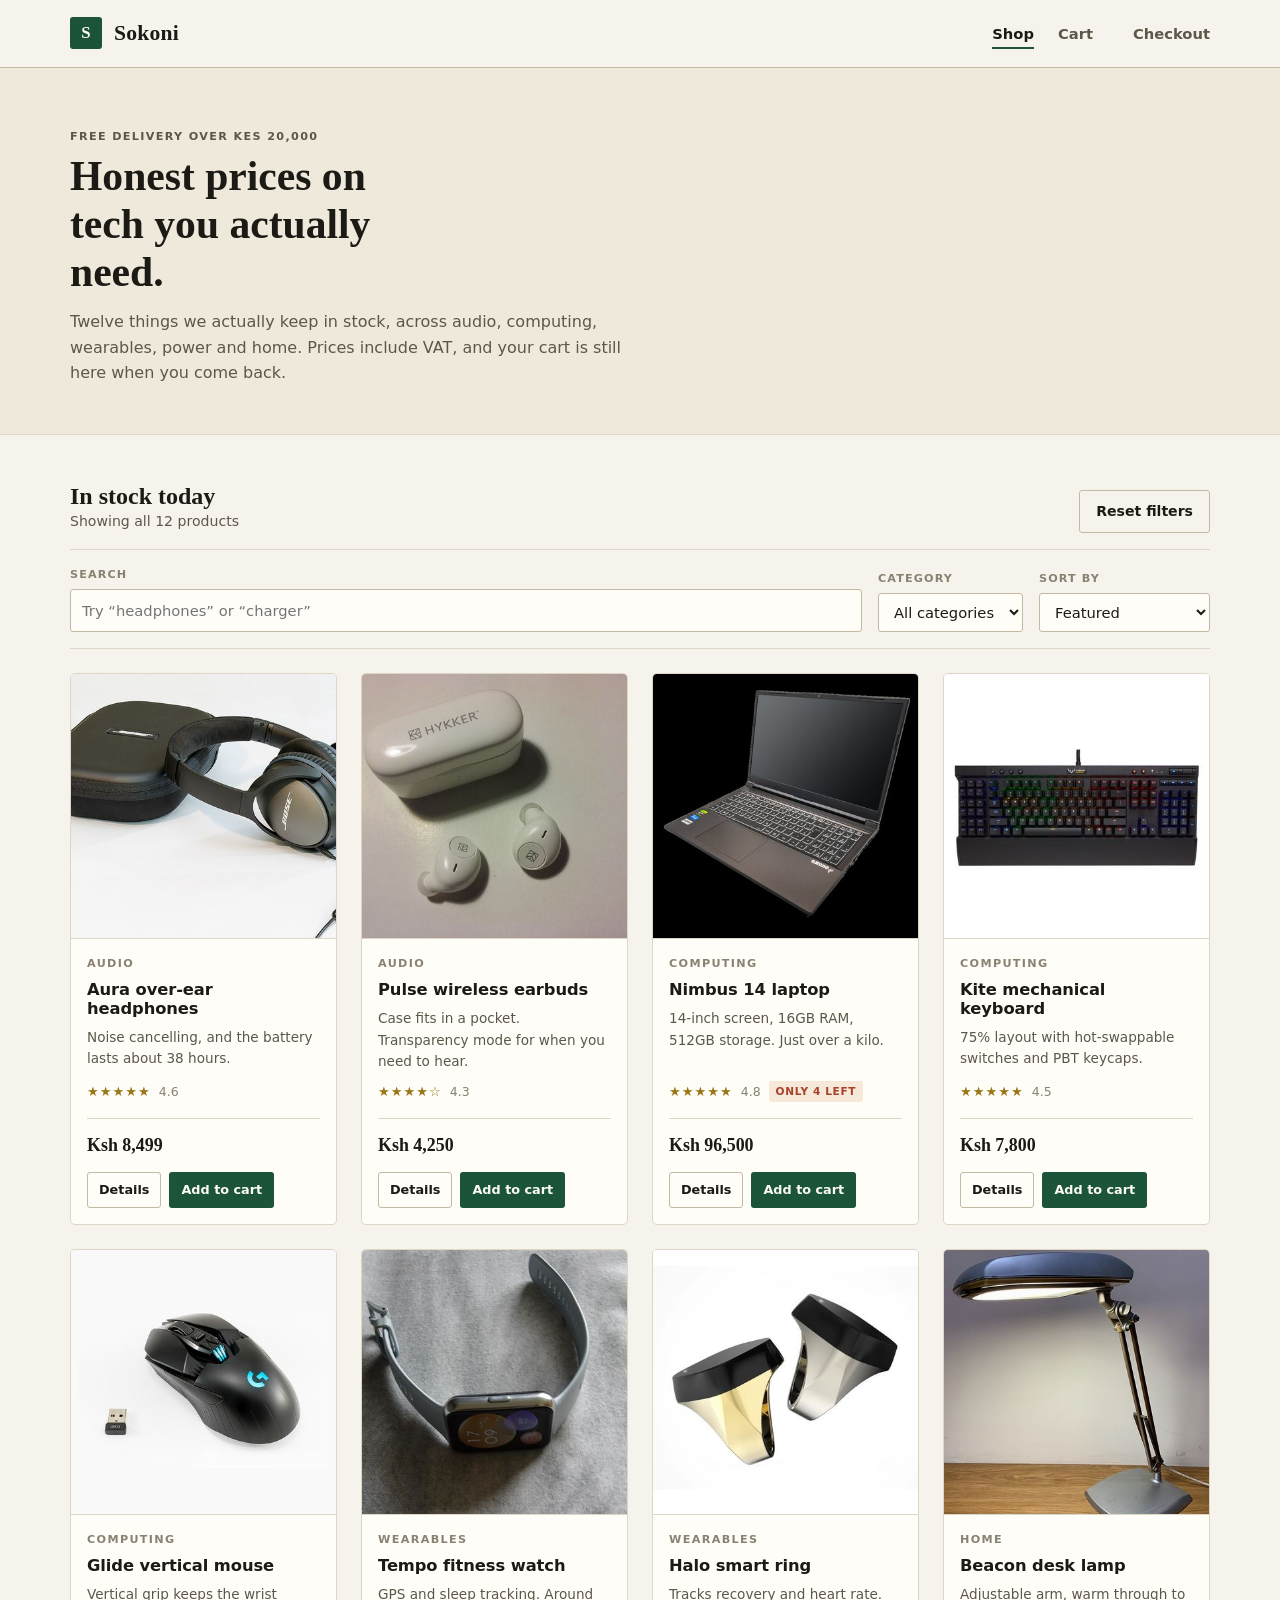
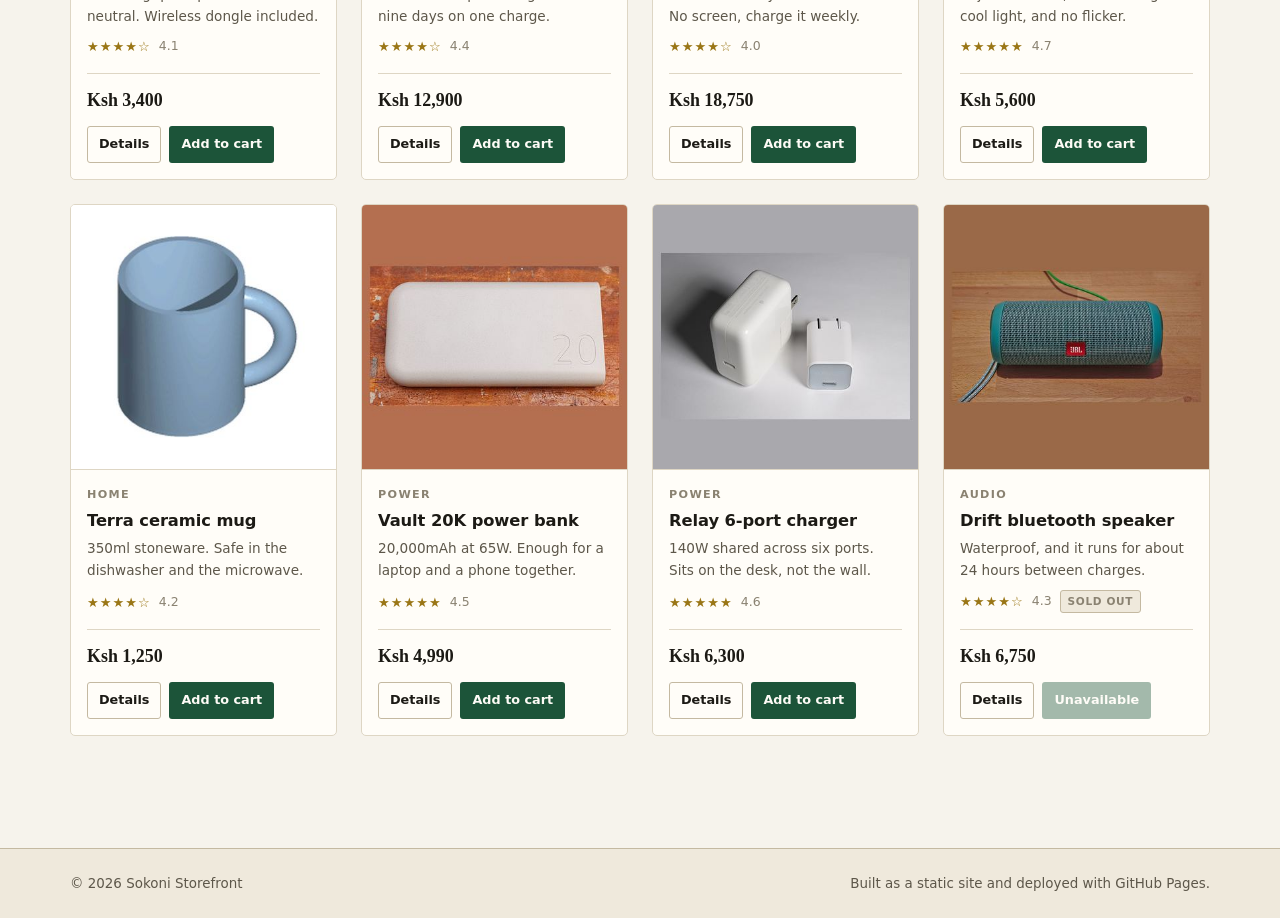
<file: index.html>
<!doctype html>
<html lang="en">
  <head>
    <meta charset="utf-8" />
    <meta name="viewport" content="width=device-width, initial-scale=1" />
    <title>Sokoni | Everyday tech at fair prices</title>
    <meta
      name="description"
      content="Sokoni sells audio, computing, wearables, power and home gear. Free delivery over KES 20,000."
    />
    <link rel="stylesheet" href="assets/css/main.css" />
  </head>
  <body>
    <a class="skip-link" href="#main">Skip to content</a>

    <header class="site-header">
      <div class="shell header-inner">
        <a class="brand" href="index.html">
          <span class="brand-mark">S</span>
          Sokoni
        </a>
        <nav class="nav" aria-label="Primary">
          <a href="index.html">Shop</a>
          <a class="cart-link" href="cart.html">
            Cart
            <span class="badge" data-cart-count hidden>0</span>
          </a>
          <a href="checkout.html">Checkout</a>
        </nav>
      </div>
    </header>

    <main id="main">
      <section class="hero">
        <div class="shell">
          <p class="eyebrow">Free delivery over KES 20,000</p>
          <h1>Honest prices on tech you actually need.</h1>
          <p>
            Twelve things we actually keep in stock, across audio, computing, wearables,
            power and home. Prices include VAT, and your cart is still here when you come back.
          </p>
        </div>
      </section>

      <section class="section shell">
        <div class="section-head">
          <div>
            <h2>In stock today</h2>
            <p class="result-count" id="result-count">Showing all 12 products</p>
          </div>
          <button class="btn btn-ghost" id="clear-filters">Reset filters</button>
        </div>

        <div class="toolbar">
          <div class="field field-grow">
            <label for="search">Search</label>
            <input
              type="search"
              id="search"
              placeholder="Try &ldquo;headphones&rdquo; or &ldquo;charger&rdquo;"
              autocomplete="off"
            />
          </div>
          <div class="field">
            <label for="category">Category</label>
            <select id="category">
              <option value="all">All categories</option>
            </select>
          </div>
          <div class="field">
            <label for="sort">Sort by</label>
            <select id="sort">
              <option value="featured">Featured</option>
              <option value="price-asc">Price: low to high</option>
              <option value="price-desc">Price: high to low</option>
              <option value="rating">Highest rated</option>
              <option value="name">Name A-Z</option>
            </select>
          </div>
        </div>

        <div class="grid" id="product-grid"></div>

        <div class="empty" id="empty-state" hidden>
          <h3>Nothing matched that</h3>
          <p>Try another word, or reset the filters to see everything again.</p>
        </div>
      </section>
    </main>

    <dialog id="product-dialog" aria-labelledby="dialog-title">
      <div class="dialog-body">
        <div data-slot="art"></div>
        <div>
          <p class="eyebrow" data-slot="category"></p>
          <h2 id="dialog-title" data-slot="name"></h2>
          <p class="card-blurb" data-slot="blurb"></p>
          <p class="card-meta" data-slot="rating"></p>
          <p class="price" data-slot="price"></p>
          <p class="result-count" data-slot="stock"></p>
        </div>
      </div>
      <div class="dialog-foot">
        <button class="btn btn-ghost" data-action="close-dialog">Close</button>
        <button class="btn btn-primary" data-action="add-from-dialog">Add to cart</button>
      </div>
    </dialog>

    <footer class="site-footer">
      <div class="shell footer-inner">
        <span>© <span data-year></span> Sokoni Storefront</span>
        <span>Built as a static site and deployed with GitHub Pages.</span>
      </div>
    </footer>

    <script src="assets/js/data.js"></script>
    <script src="assets/js/store.js"></script>
    <script src="assets/js/ui.js"></script>
    <script src="assets/js/catalogue.js"></script>
  </body>
</html>
</file>
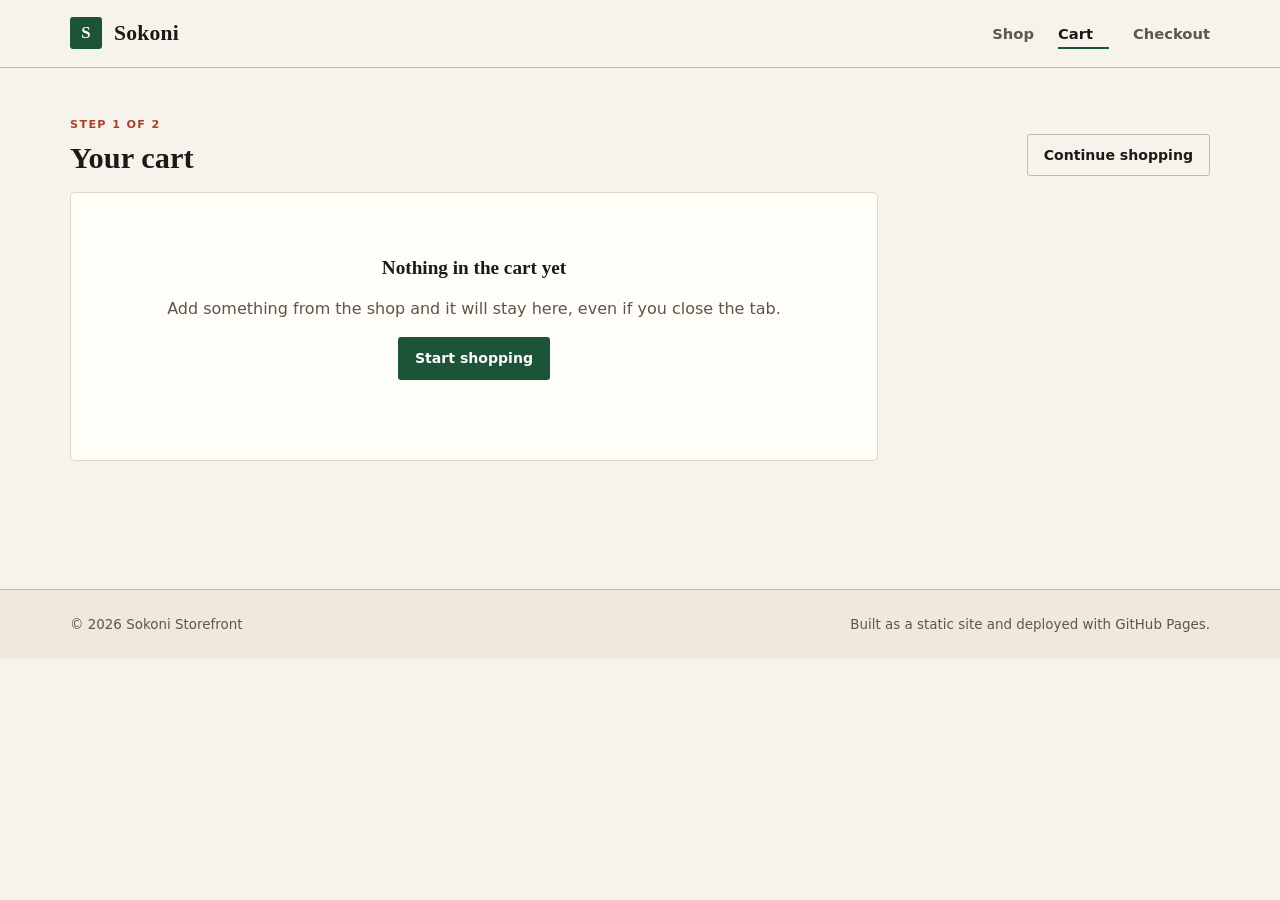
<file: cart.html>
<!doctype html>
<html lang="en">
  <head>
    <meta charset="utf-8" />
    <meta name="viewport" content="width=device-width, initial-scale=1" />
    <title>Your cart | Sokoni</title>
    <meta name="description" content="Review the items in your Sokoni cart before checking out." />
    <link rel="stylesheet" href="assets/css/main.css" />
  </head>
  <body>
    <a class="skip-link" href="#main">Skip to content</a>

    <header class="site-header">
      <div class="shell header-inner">
        <a class="brand" href="index.html">
          <span class="brand-mark">S</span>
          Sokoni
        </a>
        <nav class="nav" aria-label="Primary">
          <a href="index.html">Shop</a>
          <a class="cart-link" href="cart.html">
            Cart
            <span class="badge" data-cart-count hidden>0</span>
          </a>
          <a href="checkout.html">Checkout</a>
        </nav>
      </div>
    </header>

    <main id="main" class="section shell">
      <div class="section-head">
        <div>
          <p class="eyebrow">Step 1 of 2</p>
          <h1>Your cart</h1>
        </div>
        <a class="btn btn-ghost" href="index.html">Continue shopping</a>
      </div>

      <div class="cart-layout">
        <div>
          <ul class="lines" id="cart-lines"></ul>

          <div class="empty" id="cart-empty" hidden>
            <h3>Nothing in the cart yet</h3>
            <p>Add something from the shop and it will stay here, even if you close the tab.</p>
            <p><a class="btn btn-primary" href="index.html">Start shopping</a></p>
          </div>

          <div class="cart-actions">
            <button class="link-danger" id="clear-cart">Clear the whole cart</button>
          </div>
        </div>

        <aside class="panel" id="cart-summary" hidden aria-label="Order summary">
          <h2>Order summary</h2>
          <p class="nudge" data-slot="nudge" hidden></p>
          <ul class="totals">
            <li><span>Subtotal</span><span data-slot="subtotal">-</span></li>
            <li><span>Delivery</span><span data-slot="delivery">-</span></li>
            <li class="grand"><span>Total</span><span data-slot="total">-</span></li>
          </ul>
          <a class="btn btn-primary btn-block" href="checkout.html">Proceed to checkout</a>
        </aside>
      </div>
    </main>

    <footer class="site-footer">
      <div class="shell footer-inner">
        <span>© <span data-year></span> Sokoni Storefront</span>
        <span>Built as a static site and deployed with GitHub Pages.</span>
      </div>
    </footer>

    <script src="assets/js/data.js"></script>
    <script src="assets/js/store.js"></script>
    <script src="assets/js/pricing.js"></script>
    <script src="assets/js/ui.js"></script>
    <script src="assets/js/cart.js"></script>
  </body>
</html>
</file>
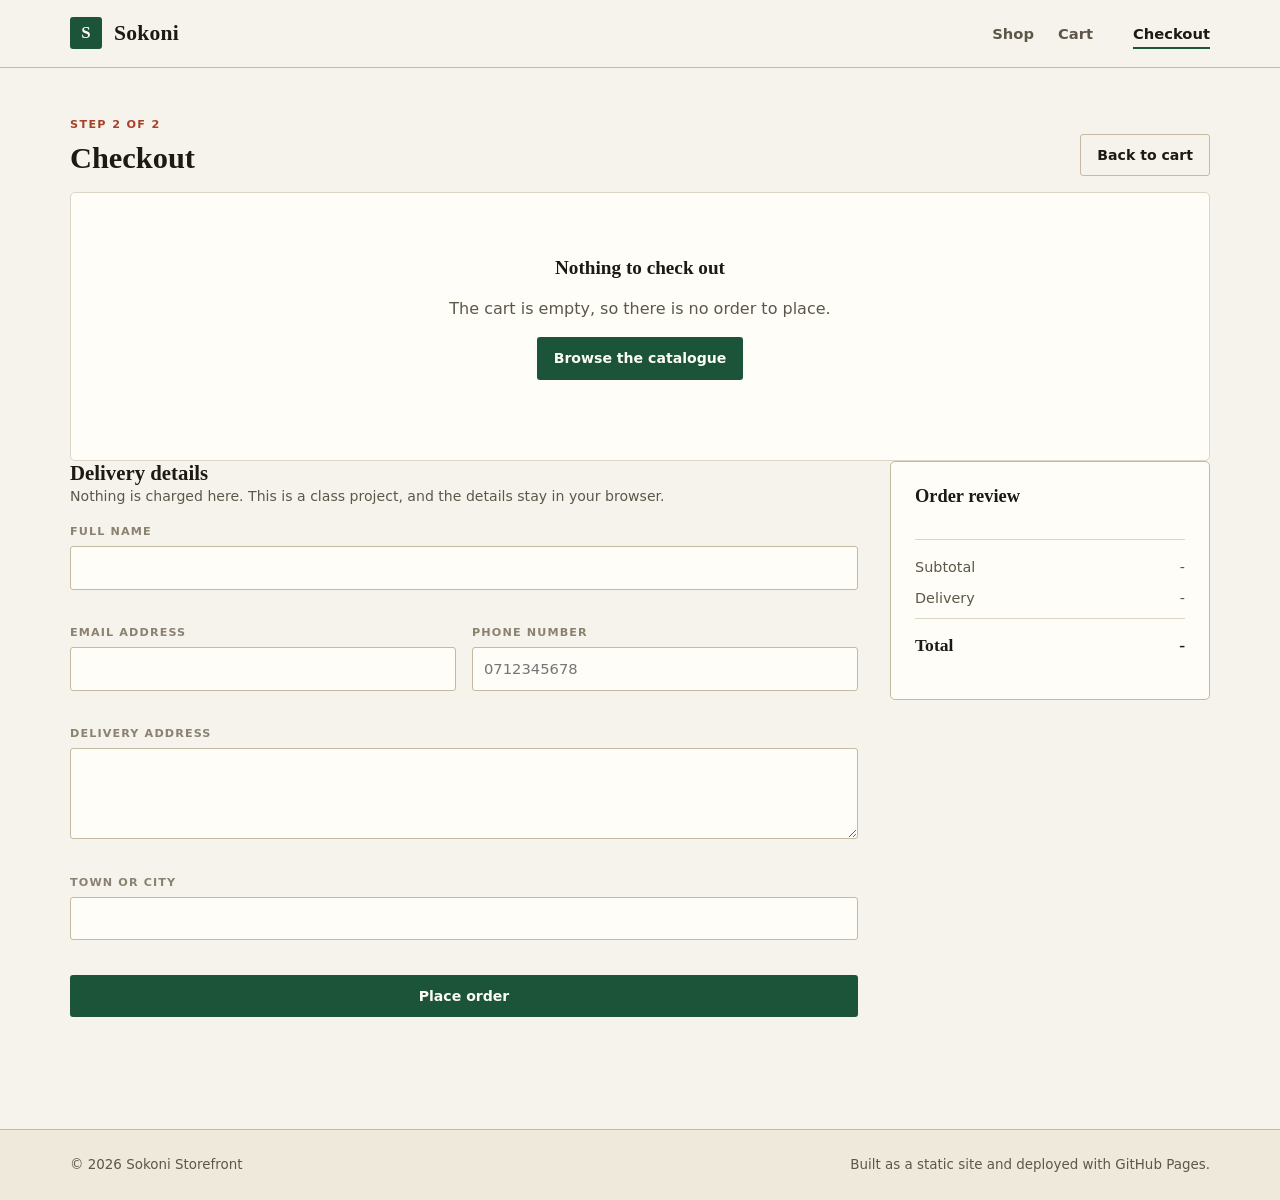
<file: checkout.html>
<!doctype html>
<html lang="en">
  <head>
    <meta charset="utf-8" />
    <meta name="viewport" content="width=device-width, initial-scale=1" />
    <title>Checkout | Sokoni</title>
    <meta name="description" content="Confirm your delivery details and place your Sokoni order." />
    <link rel="stylesheet" href="assets/css/main.css" />
  </head>
  <body>
    <a class="skip-link" href="#main">Skip to content</a>

    <header class="site-header">
      <div class="shell header-inner">
        <a class="brand" href="index.html">
          <span class="brand-mark">S</span>
          Sokoni
        </a>
        <nav class="nav" aria-label="Primary">
          <a href="index.html">Shop</a>
          <a class="cart-link" href="cart.html">
            Cart
            <span class="badge" data-cart-count hidden>0</span>
          </a>
          <a href="checkout.html">Checkout</a>
        </nav>
      </div>
    </header>

    <main id="main" class="section shell">
      <div class="section-head">
        <div>
          <p class="eyebrow">Step 2 of 2</p>
          <h1>Checkout</h1>
        </div>
        <a class="btn btn-ghost" href="cart.html">Back to cart</a>
      </div>

      <div class="empty" id="checkout-empty" hidden>
        <h3>Nothing to check out</h3>
        <p>The cart is empty, so there is no order to place.</p>
        <p><a class="btn btn-primary" href="index.html">Browse the catalogue</a></p>
      </div>

      <div class="checkout-layout" id="checkout-layout" hidden>
        <form id="checkout-form" novalidate>
          <h2>Delivery details</h2>
          <p class="result-count">
            Nothing is charged here. This is a class project, and the details stay in your browser.
          </p>

          <div class="form-grid">
            <div class="field span-2">
              <label for="name">Full name</label>
              <input id="name" name="name" type="text" autocomplete="name" required />
              <p class="error" data-error-for="name"></p>
            </div>

            <div class="field">
              <label for="email">Email address</label>
              <input id="email" name="email" type="email" autocomplete="email" required />
              <p class="error" data-error-for="email"></p>
            </div>

            <div class="field">
              <label for="phone">Phone number</label>
              <input id="phone" name="phone" type="tel" autocomplete="tel" placeholder="0712345678" required />
              <p class="error" data-error-for="phone"></p>
            </div>

            <div class="field span-2">
              <label for="address">Delivery address</label>
              <textarea id="address" name="address" rows="3" autocomplete="street-address" required></textarea>
              <p class="error" data-error-for="address"></p>
            </div>

            <div class="field span-2">
              <label for="city">Town or city</label>
              <input id="city" name="city" type="text" autocomplete="address-level2" required />
              <p class="error" data-error-for="city"></p>
            </div>
          </div>

          <button class="btn btn-primary btn-block" type="submit">Place order</button>
        </form>

        <aside class="panel" id="order-review" aria-label="Order review">
          <h2>Order review</h2>
          <ul class="review-list" data-slot="lines"></ul>
          <ul class="totals">
            <li><span>Subtotal</span><span data-slot="subtotal">-</span></li>
            <li><span>Delivery</span><span data-slot="delivery">-</span></li>
            <li class="grand"><span>Total</span><span data-slot="total">-</span></li>
          </ul>
        </aside>
      </div>

      <section class="confirmation" id="confirmation" hidden tabindex="-1">
        <div class="tick" aria-hidden="true">✓</div>
        <h2>Order placed</h2>
        <p>
          Thanks. A confirmation went to <strong data-slot="email"></strong>,
          and the total was <strong data-slot="paid"></strong>.
        </p>
        <p class="reference" data-slot="reference"></p>
        <p><a class="btn btn-primary" href="index.html">Back to the shop</a></p>
      </section>
    </main>

    <footer class="site-footer">
      <div class="shell footer-inner">
        <span>© <span data-year></span> Sokoni Storefront</span>
        <span>Built as a static site and deployed with GitHub Pages.</span>
      </div>
    </footer>

    <script src="assets/js/data.js"></script>
    <script src="assets/js/store.js"></script>
    <script src="assets/js/pricing.js"></script>
    <script src="assets/js/ui.js"></script>
    <script src="assets/js/checkout.js"></script>
  </body>
</html>
</file>
<file: assets/css/main.css>
/* ==========================================================================
   Sokoni Storefront
   Sokoni is Swahili for "at the market", so the look borrows from a printed
   market listing: paper background, ink text, thin rules, square corners.
   ========================================================================== */

:root {
  --paper: #f6f3ec;
  --surface: #fffdf8;
  --surface-alt: #efe9dc;
  --rule: #ded6c4;
  --rule-strong: #c4b9a1;

  --ink: #1c1a15;
  --ink-soft: #5d574a;
  --ink-faint: #8a8271;

  --green: #1c5439;
  --green-dark: #143d29;
  --clay: #a8412a;
  --gold: #9a7616;
  --on-dark: #fdfbf6;

  /* Corners stay small on purpose. Big pill shapes read as a template. */
  --r: 3px;
  --r-lg: 5px;

  --s1: 4px;
  --s2: 8px;
  --s3: 12px;
  --s4: 16px;
  --s5: 24px;
  --s6: 32px;
  --s7: 48px;
  --s8: 64px;

  --maxw: 1140px;
  --serif: Georgia, "Iowan Old Style", "Palatino Linotype", "Times New Roman", serif;
  --sans: "Segoe UI", system-ui, -apple-system, "Helvetica Neue", Arial, sans-serif;
}

*,
*::before,
*::after {
  box-sizing: border-box;
}

body {
  margin: 0;
  background: var(--paper);
  color: var(--ink);
  font-family: var(--sans);
  font-size: 16px;
  line-height: 1.6;
  -webkit-font-smoothing: antialiased;
}

h1,
h2,
h3 {
  margin: 0;
  font-family: var(--serif);
  font-weight: 700;
  line-height: 1.15;
}

a {
  color: var(--green);
}

img {
  max-width: 100%;
}

:focus-visible {
  outline: 2px solid var(--green);
  outline-offset: 2px;
}

.shell {
  width: min(100% - 2 * var(--s5), var(--maxw));
  margin-inline: auto;
}

.skip-link {
  position: absolute;
  left: -9999px;
}
.skip-link:focus {
  left: var(--s4);
  top: var(--s4);
  z-index: 100;
  background: var(--green);
  color: var(--on-dark);
  padding: var(--s2) var(--s4);
  border-radius: var(--r);
}

/* --------------------------------------------------------------- Header -- */

.site-header {
  position: sticky;
  top: 0;
  z-index: 40;
  background: var(--paper);
  border-bottom: 1px solid var(--rule-strong);
}

.header-inner {
  display: flex;
  align-items: center;
  gap: var(--s5);
  padding-block: var(--s4);
}

.brand {
  display: flex;
  align-items: center;
  gap: var(--s3);
  font-family: var(--serif);
  font-size: 1.35rem;
  font-weight: 700;
  letter-spacing: 0.01em;
  color: var(--ink);
  text-decoration: none;
}

.brand-mark {
  display: grid;
  place-items: center;
  width: 32px;
  height: 32px;
  border-radius: var(--r);
  background: var(--green);
  color: var(--on-dark);
  font-family: var(--serif);
  font-size: 1.05rem;
  font-weight: 700;
}

.nav {
  display: flex;
  gap: var(--s5);
  margin-left: auto;
  align-items: center;
}

.nav a {
  position: relative;
  padding: var(--s1) 0;
  color: var(--ink-soft);
  font-size: 0.92rem;
  font-weight: 600;
  text-decoration: none;
}

.nav a:hover {
  color: var(--ink);
}

/* Underline the current page rather than filling a pill behind it. */
.nav a[aria-current="page"] {
  color: var(--ink);
  box-shadow: inset 0 -2px 0 var(--green);
}

.cart-link {
  position: relative;
  padding-right: var(--s4) !important;
}

.badge {
  position: absolute;
  top: -6px;
  right: -2px;
  min-width: 18px;
  height: 18px;
  padding-inline: 5px;
  display: grid;
  place-items: center;
  border-radius: 999px;
  background: var(--clay);
  color: var(--on-dark);
  font-size: 0.68rem;
  font-weight: 700;
}

/* display:grid above beats the browser's [hidden] rule, so say it again. */
.badge[hidden] {
  display: none;
}

/* ----------------------------------------------------------------- Hero -- */

.hero {
  padding-block: var(--s7) var(--s6);
  border-bottom: 1px solid var(--rule);
  background: var(--surface-alt);
}

.hero h1 {
  font-size: clamp(1.75rem, 4vw, 2.6rem);
  max-width: 18ch;
}

.hero p {
  margin-top: var(--s3);
  max-width: 58ch;
  color: var(--ink-soft);
}

.eyebrow {
  margin: 0 0 var(--s2);
  font-family: var(--sans);
  font-size: 0.7rem;
  font-weight: 700;
  letter-spacing: 0.12em;
  text-transform: uppercase;
  color: var(--clay);
}

/* -------------------------------------------------------------- Buttons -- */

.btn {
  display: inline-flex;
  align-items: center;
  justify-content: center;
  gap: var(--s2);
  padding: 9px 16px;
  border: 1px solid transparent;
  border-radius: var(--r);
  font: inherit;
  font-size: 0.88rem;
  font-weight: 600;
  cursor: pointer;
  text-decoration: none;
  transition: background-color 0.12s ease, border-color 0.12s ease, color 0.12s ease;
}

.btn-primary {
  background: var(--green);
  color: var(--on-dark);
}
.btn-primary:hover:not(:disabled) {
  background: var(--green-dark);
}

.btn-ghost {
  background: transparent;
  border-color: var(--rule-strong);
  color: var(--ink);
}
.btn-ghost:hover:not(:disabled) {
  border-color: var(--ink);
  background: var(--surface);
}

.btn:disabled {
  opacity: 0.4;
  cursor: not-allowed;
}

.btn-block {
  width: 100%;
}

.link-danger {
  padding: 0;
  border: 0;
  background: none;
  color: var(--ink-faint);
  font: inherit;
  font-size: 0.82rem;
  text-decoration: underline;
  cursor: pointer;
}
.link-danger:hover {
  color: var(--clay);
}

/* --------------------------------------------------------------- Filters -- */

.toolbar {
  display: flex;
  flex-wrap: wrap;
  align-items: flex-end;
  gap: var(--s4);
  margin-bottom: var(--s5);
  padding: var(--s4) 0;
  border-top: 1px solid var(--rule);
  border-bottom: 1px solid var(--rule);
}

.field {
  display: flex;
  flex-direction: column;
  gap: 5px;
  min-width: 0;
}

.field label {
  font-size: 0.7rem;
  font-weight: 700;
  letter-spacing: 0.1em;
  text-transform: uppercase;
  color: var(--ink-faint);
}

.field-grow {
  flex: 1 1 240px;
}

input,
select,
textarea {
  width: 100%;
  padding: 9px 11px;
  border: 1px solid var(--rule-strong);
  border-radius: var(--r);
  background: var(--surface);
  color: var(--ink);
  font: inherit;
  font-size: 0.92rem;
}

input:focus,
select:focus,
textarea:focus {
  outline: none;
  border-color: var(--green);
  box-shadow: inset 0 0 0 1px var(--green);
}

input[aria-invalid="true"],
textarea[aria-invalid="true"] {
  border-color: var(--clay);
}

.result-count {
  margin: 0;
  color: var(--ink-soft);
  font-size: 0.88rem;
}

/* -------------------------------------------------------------- Sections -- */

.section {
  padding-block: var(--s7);
}

.section-head {
  display: flex;
  align-items: flex-end;
  justify-content: space-between;
  gap: var(--s4);
  flex-wrap: wrap;
  margin-bottom: var(--s4);
}

.section-head h1 {
  font-size: 1.9rem;
}

.section-head h2 {
  font-size: 1.5rem;
}

.empty {
  padding: var(--s8) var(--s5);
  border: 1px solid var(--rule);
  border-radius: var(--r-lg);
  background: var(--surface);
  color: var(--ink-soft);
  text-align: center;
}

.empty h3 {
  margin-bottom: var(--s2);
  font-size: 1.2rem;
  color: var(--ink);
}

/* ----------------------------------------------------------------- Grid -- */

.grid {
  display: grid;
  grid-template-columns: repeat(auto-fill, minmax(230px, 1fr));
  gap: var(--s5);
  margin: 0;
  padding: 0;
  list-style: none;
}

.card {
  display: flex;
  flex-direction: column;
  border: 1px solid var(--rule);
  border-radius: var(--r-lg);
  background: var(--surface);
  overflow: hidden;
  transition: border-color 0.12s ease;
}

.card:hover {
  border-color: var(--rule-strong);
}

.art {
  position: relative;
  aspect-ratio: 1;
  overflow: hidden;
  background: var(--surface-alt);
  border-bottom: 1px solid var(--rule);
}

.art img {
  display: block;
  width: 100%;
  height: 100%;
  object-fit: cover;
}

/* Only shown when a photo fails to load. */
.art-missing {
  display: grid;
  place-items: center;
  padding: var(--s4);
  background: color-mix(in srgb, var(--accent, #1c5439) 18%, var(--surface-alt));
}

.art-missing::after {
  content: attr(data-label);
  font-size: 0.8rem;
  font-weight: 600;
  text-align: center;
  color: var(--ink);
}

.card-body {
  display: flex;
  flex-direction: column;
  gap: var(--s2);
  flex: 1;
  padding: var(--s4);
}

.card-body .eyebrow {
  margin-bottom: 0;
  color: var(--ink-faint);
}

.card-title {
  font-size: 1.02rem;
  font-family: var(--sans);
  font-weight: 700;
  letter-spacing: -0.005em;
}

.card-blurb {
  flex: 1;
  margin: 0;
  color: var(--ink-soft);
  font-size: 0.85rem;
}

.card-meta {
  display: flex;
  align-items: center;
  gap: var(--s2);
  flex-wrap: wrap;
}

.stars {
  color: var(--gold);
  font-size: 0.82rem;
  letter-spacing: 1px;
}

.rating-value {
  color: var(--ink-faint);
  font-size: 0.78rem;
}

.pill {
  padding: 2px 7px;
  border-radius: var(--r);
  font-size: 0.66rem;
  font-weight: 700;
  letter-spacing: 0.06em;
  text-transform: uppercase;
}

.pill-out {
  background: var(--surface-alt);
  color: var(--ink-faint);
  border: 1px solid var(--rule-strong);
}

.pill-low {
  background: #f6e9d9;
  color: var(--clay);
}

.card-foot {
  display: flex;
  align-items: center;
  justify-content: space-between;
  gap: var(--s3);
  flex-wrap: wrap;
  margin-top: var(--s2);
  padding-top: var(--s3);
  border-top: 1px solid var(--rule);
}

.price {
  font-family: var(--serif);
  font-size: 1.12rem;
  font-weight: 700;
}

.card-actions {
  display: flex;
  gap: var(--s2);
}

.card-actions .btn {
  padding: 7px 11px;
  font-size: 0.8rem;
}

/* ------------------------------------------------------------- Cart page -- */

.cart-layout {
  display: grid;
  grid-template-columns: minmax(0, 1fr) 300px;
  gap: var(--s6);
  align-items: start;
}

.lines {
  display: flex;
  flex-direction: column;
  gap: var(--s3);
  margin: 0;
  padding: 0;
  list-style: none;
}

.line {
  display: grid;
  grid-template-columns: 84px minmax(0, 1fr) auto auto auto;
  align-items: center;
  gap: var(--s4);
  padding: var(--s3);
  border: 1px solid var(--rule);
  border-radius: var(--r-lg);
  background: var(--surface);
}

.line .art {
  border: 1px solid var(--rule);
  border-radius: var(--r);
}

.line-body {
  min-width: 0;
}

.line-title {
  font-family: var(--sans);
  font-size: 0.96rem;
  font-weight: 700;
}

.line-unit {
  margin: 2px 0 0;
  color: var(--ink-soft);
  font-size: 0.8rem;
}

.line-total {
  margin: 0;
  min-width: 90px;
  text-align: right;
  font-family: var(--serif);
  font-weight: 700;
}

.qty {
  display: flex;
  align-items: center;
  gap: 4px;
}

.qty-btn {
  width: 28px;
  height: 28px;
  border: 1px solid var(--rule-strong);
  border-radius: var(--r);
  background: var(--surface);
  color: var(--ink);
  font-size: 1rem;
  cursor: pointer;
}

.qty-btn:hover:not(:disabled) {
  border-color: var(--ink);
}

.qty-btn:disabled {
  opacity: 0.35;
  cursor: not-allowed;
}

.qty-input {
  width: 50px;
  padding: 5px;
  text-align: center;
}

.panel {
  position: sticky;
  top: 88px;
  padding: var(--s5);
  border: 1px solid var(--rule-strong);
  border-radius: var(--r-lg);
  background: var(--surface);
}

.panel h2 {
  margin-bottom: var(--s4);
  font-size: 1.15rem;
}

.totals {
  display: flex;
  flex-direction: column;
  gap: var(--s2);
  margin: 0 0 var(--s4);
  padding: 0;
  list-style: none;
}

.totals li {
  display: flex;
  justify-content: space-between;
  gap: var(--s4);
  color: var(--ink-soft);
  font-size: 0.9rem;
}

.totals .grand {
  padding-top: var(--s3);
  border-top: 1px solid var(--rule);
  color: var(--ink);
  font-family: var(--serif);
  font-size: 1.1rem;
  font-weight: 700;
}

.nudge {
  margin-bottom: var(--s4);
  padding: var(--s3);
  border-left: 3px solid var(--gold);
  background: #f6efe0;
  color: #6b5411;
  font-size: 0.82rem;
}

.cart-actions {
  display: flex;
  justify-content: space-between;
  align-items: center;
  margin-top: var(--s4);
}

/* --------------------------------------------------------- Checkout page -- */

.checkout-layout {
  display: grid;
  grid-template-columns: minmax(0, 1fr) 320px;
  gap: var(--s6);
  align-items: start;
}

#checkout-form h2 {
  font-size: 1.3rem;
}

.form-grid {
  display: grid;
  grid-template-columns: repeat(2, minmax(0, 1fr));
  gap: var(--s4);
  margin-block: var(--s4);
}

.form-grid .span-2 {
  grid-column: 1 / -1;
}

.error {
  min-height: 1.1em;
  margin: 0;
  color: var(--clay);
  font-size: 0.78rem;
}

.review-list {
  display: flex;
  flex-direction: column;
  gap: var(--s3);
  margin: 0 0 var(--s4);
  padding: 0 0 var(--s4);
  border-bottom: 1px solid var(--rule);
  list-style: none;
}

.review-list li {
  display: flex;
  justify-content: space-between;
  gap: var(--s4);
  font-size: 0.88rem;
}

.review-name {
  min-width: 0;
}

.review-qty {
  color: var(--ink-faint);
}

.confirmation {
  max-width: 560px;
  margin-inline: auto;
  padding: var(--s8) var(--s5);
  border: 1px solid var(--rule-strong);
  border-radius: var(--r-lg);
  background: var(--surface);
  text-align: center;
}

.confirmation h2 {
  font-size: 1.6rem;
}

.confirmation .tick {
  display: grid;
  place-items: center;
  width: 52px;
  height: 52px;
  margin: 0 auto var(--s4);
  border-radius: 50%;
  background: var(--green);
  color: var(--on-dark);
  font-size: 1.5rem;
}

.reference {
  display: inline-block;
  margin-top: var(--s3);
  padding: var(--s2) var(--s4);
  border: 1px dashed var(--rule-strong);
  border-radius: var(--r);
  background: var(--paper);
  font-family: ui-monospace, "Cascadia Code", Consolas, monospace;
  letter-spacing: 0.08em;
}

/* --------------------------------------------------------------- Dialog -- */

dialog {
  width: min(600px, calc(100% - 2 * var(--s5)));
  padding: 0;
  border: 1px solid var(--rule-strong);
  border-radius: var(--r-lg);
  background: var(--surface);
  color: var(--ink);
}

dialog::backdrop {
  background: rgba(28, 26, 21, 0.45);
}

.dialog-body {
  display: grid;
  grid-template-columns: 200px minmax(0, 1fr);
  gap: var(--s5);
  padding: var(--s5);
}

.dialog-body .art {
  border: 1px solid var(--rule);
  border-radius: var(--r);
}

.dialog-body h2 {
  margin-bottom: var(--s2);
  font-size: 1.35rem;
}

.dialog-body .price {
  display: block;
  margin-top: var(--s3);
  font-size: 1.3rem;
}

.dialog-foot {
  display: flex;
  justify-content: flex-end;
  gap: var(--s3);
  padding: var(--s4) var(--s5);
  border-top: 1px solid var(--rule);
  background: var(--paper);
}

/* --------------------------------------------------------------- Toasts -- */

.toast-host {
  position: fixed;
  right: var(--s5);
  bottom: var(--s5);
  z-index: 60;
  display: flex;
  flex-direction: column;
  gap: var(--s2);
}

.toast {
  padding: var(--s3) var(--s4);
  border: 1px solid var(--rule-strong);
  border-left: 3px solid var(--green);
  border-radius: var(--r);
  background: var(--surface);
  font-size: 0.86rem;
  animation: toast-in 0.16s ease;
}

.toast.out {
  opacity: 0;
  transition: opacity 0.35s ease;
}

@keyframes toast-in {
  from {
    opacity: 0;
    transform: translateY(6px);
  }
}

/* --------------------------------------------------------------- Footer -- */

.site-footer {
  margin-top: var(--s8);
  border-top: 1px solid var(--rule-strong);
  background: var(--surface-alt);
}

.footer-inner {
  display: flex;
  justify-content: space-between;
  gap: var(--s4);
  flex-wrap: wrap;
  padding-block: var(--s5);
  color: var(--ink-soft);
  font-size: 0.84rem;
}

/* ------------------------------------------------------------ Responsive -- */

@media (max-width: 900px) {
  .cart-layout,
  .checkout-layout {
    grid-template-columns: 1fr;
  }

  .panel {
    position: static;
  }
}

@media (max-width: 640px) {
  .header-inner {
    flex-wrap: wrap;
    gap: var(--s3);
  }

  .nav {
    width: 100%;
    margin-left: 0;
    justify-content: space-between;
  }

  .section {
    padding-block: var(--s6);
  }

  .line {
    grid-template-columns: 64px minmax(0, 1fr);
    row-gap: var(--s3);
  }

  .line .qty,
  .line .line-total,
  .line .link-danger {
    grid-column: 2;
    justify-self: start;
    text-align: left;
  }

  .form-grid,
  .dialog-body {
    grid-template-columns: 1fr;
  }

  .dialog-body .art {
    max-width: 180px;
  }

  .card-foot {
    align-items: flex-start;
  }
}

@media (prefers-reduced-motion: reduce) {
  *,
  *::before,
  *::after {
    animation-duration: 0.01ms !important;
    transition-duration: 0.01ms !important;
  }
}
</file>
